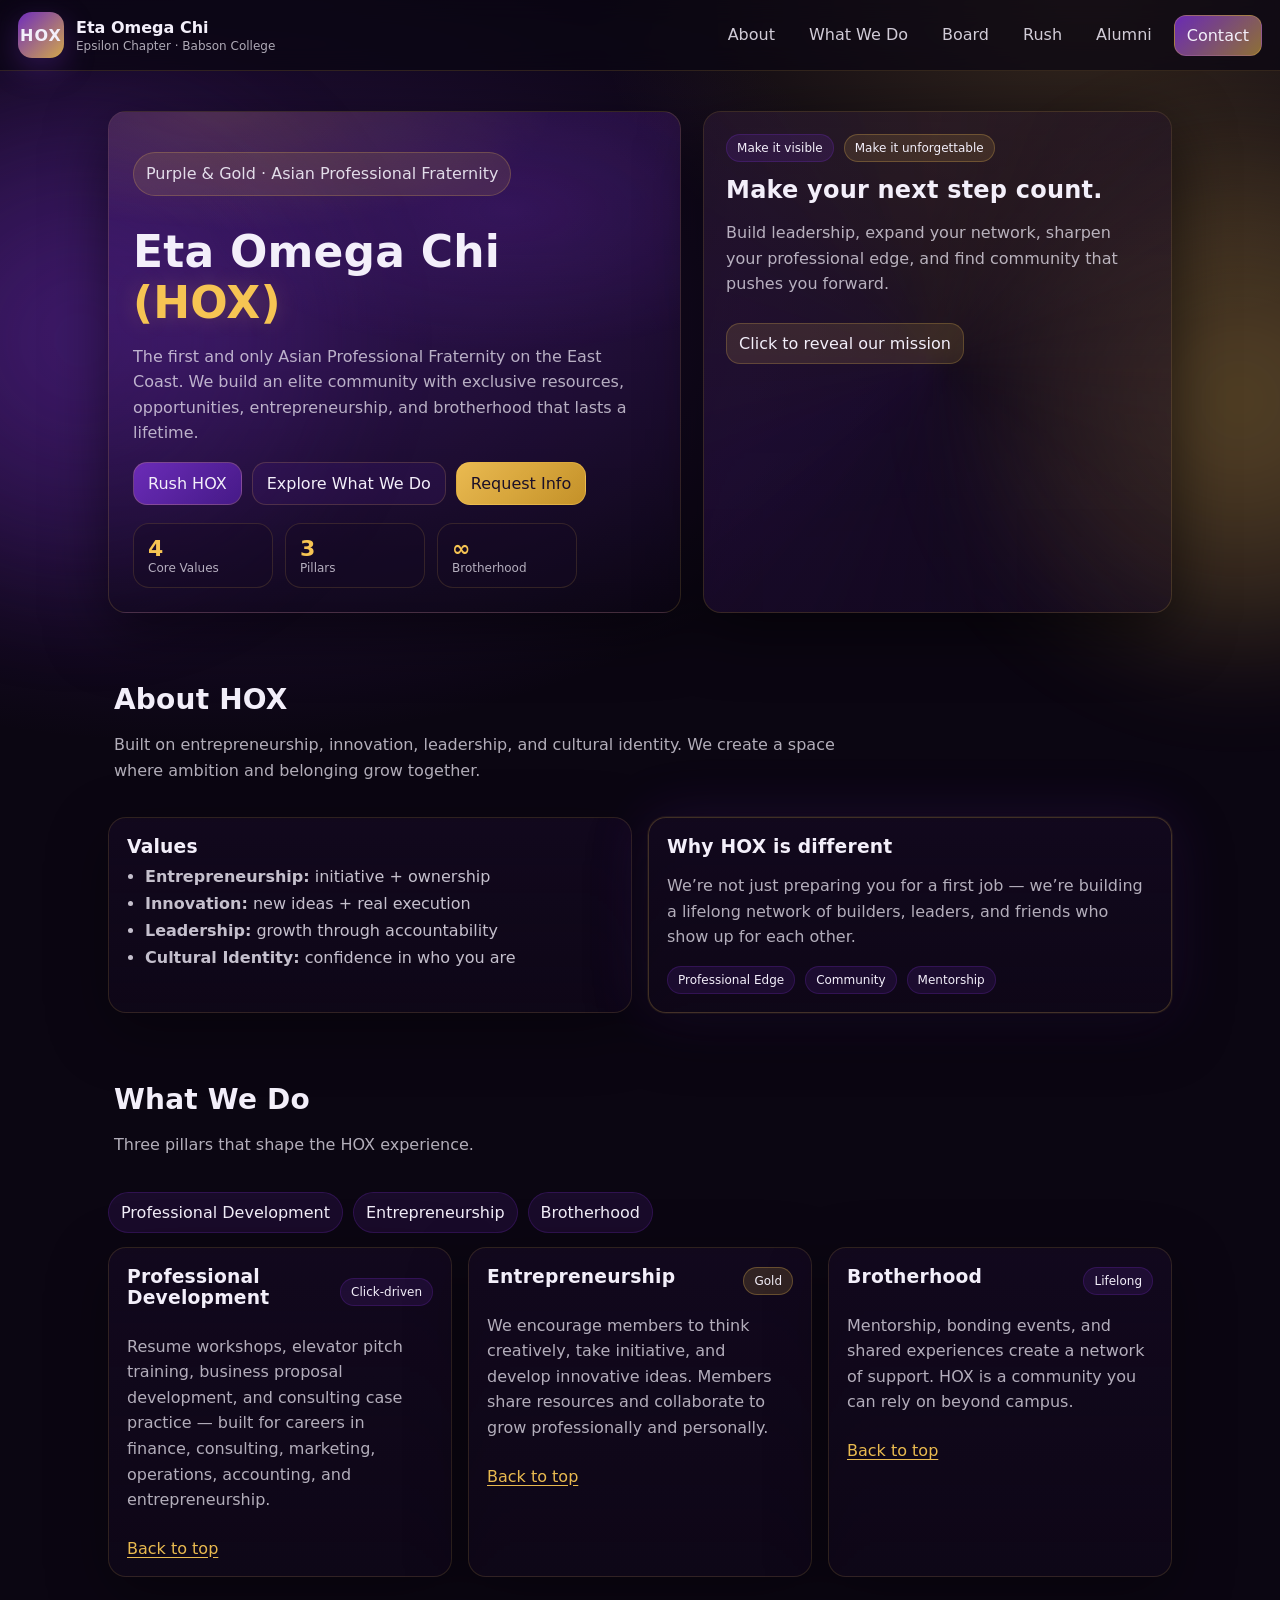
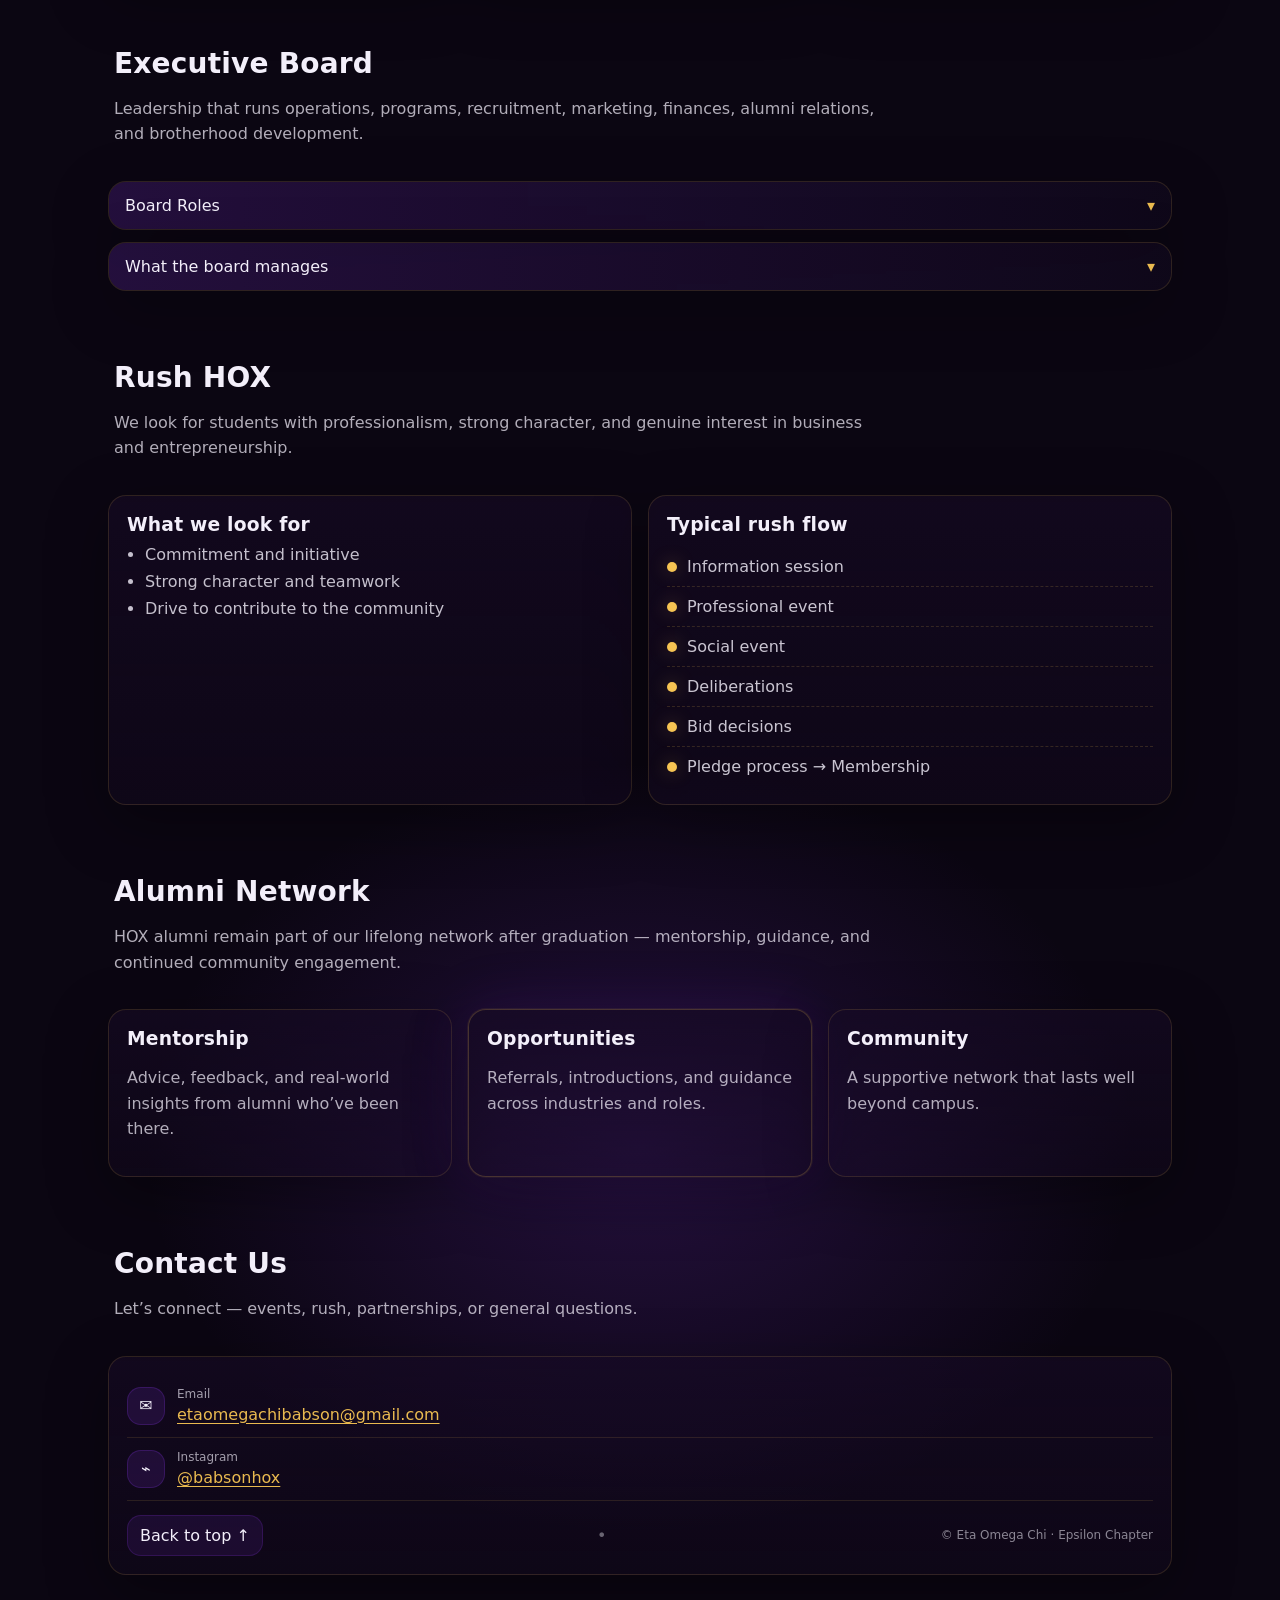
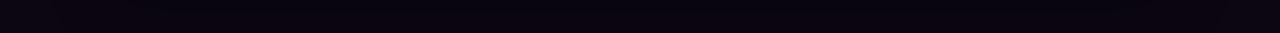
<file: index.html>
<!DOCTYPE html>
<html lang="en">
<head>
  <meta charset="UTF-8" />
  <meta name="viewport" content="width=device-width, initial-scale=1.0"/>
  <title>Eta Omega Chi - Epsilon Chapter</title>
    <!-- favicon -->
    <link rel="icon" href="images/favicon.svg" type="image/svg+xml">
  <link rel="stylesheet" href="styles.css" />
  <meta name="viewport" content="width=device-width, initial-scale=1.0">


</head>

<body id="top">
  <!-- Top glow background -->
  <div class="bg-orb orb-1" aria-hidden="true"></div>
  <div class="bg-orb orb-2" aria-hidden="true"></div>

  <!-- Sticky Navigation -->
  <header class="site-header">
    <a class="brand" href="#top" aria-label="Go to top">
      <span class="crest" aria-hidden="true">HOX</span>
      <span class="brand-text">
        <span class="brand-title">Eta Omega Chi</span>
        <span class="brand-sub">Epsilon Chapter · Babson College</span>
      </span>
    </a>

    <nav class="nav">
      <a href="#about">About</a>
      <a href="#what">What We Do</a>
      <a href="#board">Board</a>
      <a href="#rush">Rush</a>
      <a href="#alumni">Alumni</a>
      <a class="cta" href="#contact">Contact</a>
    </nav>
  </header>

  <!-- HERO -->
  <main>
    <section class="hero">
      <div class="hero-inner">
        <p class="pill">Purple & Gold · Asian Professional Fraternity</p>
        <h1>
          Eta Omega Chi <span class="accent">(HOX)</span>
        </h1>
        <p class="hero-lead">
          The first and only Asian Professional Fraternity on the East Coast.
          We build an elite community with exclusive resources, opportunities,
          entrepreneurship, and brotherhood that lasts a lifetime.
        </p>

        <div class="hero-actions">
          <a class="btn primary" href="#rush">Rush HOX</a>
          <a class="btn ghost" href="#what">Explore What We Do</a>
          <a class="btn gold" href="#modal">Request Info</a>
        </div>

        <!-- Stats -->
        <div class="stats">
          <div class="stat">
            <div class="stat-num">4</div>
            <div class="stat-label">Core Values</div>
          </div>
          <div class="stat">
            <div class="stat-num">3</div>
            <div class="stat-label">Pillars</div>
          </div>
          <div class="stat">
            <div class="stat-num">∞</div>
            <div class="stat-label">Brotherhood</div>
          </div>
        </div>
      </div>

      <div class="hero-card">
        <div class="hero-card-top">
          <span class="tag">Make it visible</span>
          <span class="tag goldtag">Make it unforgettable</span>
        </div>
        <h2>Make your next step count.</h2>
        <p>
          Build leadership, expand your network, sharpen your professional edge,
          and find community that pushes you forward.
        </p>

        <!-- CSS-only "reveal" using checkbox -->
        <input class="toggle" type="checkbox" id="reveal" />
        <label class="reveal-btn" for="reveal">Click to reveal our mission</label>
        <div class="reveal-panel" role="region" aria-label="Mission reveal">
          <p>
            Our mission is to encourage active leadership among peers, provide valuable
            professional development opportunities, and serve the community with a higher
            standard of social and cultural value.
          </p>
        </div>
      </div>
    </section>

    <!-- ABOUT -->
    <section class="section" id="about">
      <div class="section-head">
        <h2>About HOX</h2>
        <p>
          Built on entrepreneurship, innovation, leadership, and cultural identity.
          We create a space where ambition and belonging grow together.
        </p>
      </div>

      <div class="grid-2">
        <article class="card">
          <h3>Values</h3>
          <ul class="bullets">
            <li><strong>Entrepreneurship:</strong> initiative + ownership</li>
            <li><strong>Innovation:</strong> new ideas + real execution</li>
            <li><strong>Leadership:</strong> growth through accountability</li>
            <li><strong>Cultural Identity:</strong> confidence in who you are</li>
          </ul>
        </article>

        <article class="card glow">
          <h3>Why HOX is different</h3>
          <p>
            We’re not just preparing you for a first job — we’re building a lifelong network
            of builders, leaders, and friends who show up for each other.
          </p>
          <div class="mini-row">
            <span class="mini">Professional Edge</span>
            <span class="mini">Community</span>
            <span class="mini">Mentorship</span>
          </div>
        </article>
      </div>
    </section>

    <!-- WHAT WE DO -->
    <section class="section" id="what">
      <div class="section-head">
        <h2>What We Do</h2>
        <p>Three pillars that shape the HOX experience.</p>
      </div>

      <!-- Clickable cards via :target -->
      <div class="pill-nav" aria-label="Pillars navigation">
        <a href="#pd">Professional Development</a>
        <a href="#ent">Entrepreneurship</a>
        <a href="#bro">Brotherhood</a>
      </div>

      <div class="pillars">
        <article class="pillar-card" id="pd">
          <div class="pillar-top">
            <h3>Professional Development</h3>
            <span class="badge">Click-driven</span>
          </div>
          <p>
            Resume workshops, elevator pitch training, business proposal development,
            and consulting case practice — built for careers in finance, consulting,
            marketing, operations, accounting, and entrepreneurship.
          </p>
          <a class="link" href="#what">Back to top</a>
        </article>

        <article class="pillar-card" id="ent">
          <div class="pillar-top">
            <h3>Entrepreneurship</h3>
            <span class="badge gold">Gold</span>
          </div>
          <p>
            We encourage members to think creatively, take initiative, and develop
            innovative ideas. Members share resources and collaborate to grow professionally
            and personally.
          </p>
          <a class="link" href="#what">Back to top</a>
        </article>

        <article class="pillar-card" id="bro">
          <div class="pillar-top">
            <h3>Brotherhood</h3>
            <span class="badge">Lifelong</span>
          </div>
          <p>
            Mentorship, bonding events, and shared experiences create a network of support.
            HOX is a community you can rely on beyond campus.
          </p>
          <a class="link" href="#what">Back to top</a>
        </article>
      </div>
    </section>

    <!-- EXEC BOARD -->
    <section class="section" id="board">
      <div class="section-head">
        <h2>Executive Board</h2>
        <p>
          Leadership that runs operations, programs, recruitment, marketing, finances,
          alumni relations, and brotherhood development.
        </p>
      </div>

      <!-- CSS-only accordion -->
      <div class="accordion">
        <div class="acc-item">
          <input class="acc-toggle" type="checkbox" id="acc1">
          <label class="acc-title" for="acc1">
            Board Roles <span class="chev" aria-hidden="true">▾</span>
          </label>
          <div class="acc-panel">
            <ul class="bullets">
              <li>President</li>
              <li>Senior Vice President</li>
              <li>Chancellor</li>
              <li>Executive External Director (PR)</li>
              <li>Executive Administrative Director</li>
              <li>Executive Technology Director (Webmaster)</li>
              <li>Executive Professional Director (Alumni Relations)</li>
              <li>Executive Internal Director</li>
              <li>Executive Pledge Education Director</li>
            </ul>
          </div>
        </div>

        <div class="acc-item">
          <input class="acc-toggle" type="checkbox" id="acc2">
          <label class="acc-title" for="acc2">
            What the board manages <span class="chev" aria-hidden="true">▾</span>
          </label>
          <div class="acc-panel">
            <p>
              The board oversees day-to-day operations, professional programming,
              recruitment, marketing, finances, alumni engagement, and community-building.
            </p>
          </div>
        </div>
      </div>
    </section>

    <!-- RUSH -->
    <section class="section" id="rush">
      <div class="section-head">
        <h2>Rush HOX</h2>
        <p>
          We look for students with professionalism, strong character, and genuine interest
          in business and entrepreneurship.
        </p>
      </div>

      <div class="grid-2">
        <article class="card">
          <h3>What we look for</h3>
          <ul class="bullets">
            <li>Commitment and initiative</li>
            <li>Strong character and teamwork</li>
            <li>Drive to contribute to the community</li>
          </ul>
        </article>

        <article class="card timeline">
          <h3>Typical rush flow</h3>
          <ol class="steps">
            <li><span class="dot"></span> Information session</li>
            <li><span class="dot"></span> Professional event</li>
            <li><span class="dot"></span> Social event</li>
            <li><span class="dot"></span> Deliberations</li>
            <li><span class="dot"></span> Bid decisions</li>
            <li><span class="dot"></span> Pledge process → Membership</li>
          </ol>
        </article>
      </div>

      
    </section>

    <!-- ALUMNI -->
    <section class="section" id="alumni">
      <div class="section-head">
        <h2>Alumni Network</h2>
        <p>
          HOX alumni remain part of our lifelong network after graduation — mentorship,
          guidance, and continued community engagement.
        </p>
      </div>

      <div class="grid-3">
        <article class="card hoverlift">
          <h3>Mentorship</h3>
          <p>Advice, feedback, and real-world insights from alumni who’ve been there.</p>
        </article>
        <article class="card hoverlift glow">
          <h3>Opportunities</h3>
          <p>Referrals, introductions, and guidance across industries and roles.</p>
        </article>
        <article class="card hoverlift">
          <h3>Community</h3>
          <p>A supportive network that lasts well beyond campus.</p>
        </article>
      </div>
    </section>

    <!-- CONTACT -->
    <section class="section" id="contact">
      <div class="section-head">
        <h2>Contact Us</h2>
        <p>Let’s connect — events, rush, partnerships, or general questions.</p>
      </div>

      <div class="contact-card">
        <div class="contact-row">
          <span class="icon" aria-hidden="true">✉</span>
          <div>
            <div class="label">Email</div>
            <a class="contact-link" href="mailto:etaomegachibabson@gmail.com">etaomegachibabson@gmail.com</a>
          </div>
        </div>

        <div class="contact-row">
          <span class="icon" aria-hidden="true">⌁</span>
          <div>
            <div class="label">Instagram</div>
            <a class="contact-link" href="https://www.instagram.com/babsonhox/" target="_blank" rel="noreferrer">
              @babsonhox
            </a>
          </div>
        </div>

        <div class="footer-mini">
          <a class="backtop" href="#top">Back to top ↑</a>
          <span class="sep">•</span>
          <span class="fine">© Eta Omega Chi · Epsilon Chapter</span>
        </div>
      </div>
    </section>
  </main>

  <!-- CSS-only MODAL (no JS) using :target -->
  <section class="modal" id="modal" aria-label="Request info modal">
    <div class="modal-box" role="dialog" aria-modal="true">
      <div class="modal-head">
        <h2>Request Information</h2>
        <a class="modal-close" href="#top" aria-label="Close modal">✕</a>
      </div>
      <p class="modal-text">
        Want rush updates or event info? Email us or DM us on Instagram — we’ll get back fast.
      </p>

      <div class="modal-actions">
        <a class="btn primary" href="mailto:etaomegachibabson@gmail.com">Email HOX</a>
        <a class="btn gold" href="https://www.instagram.com/babsonhox/" target="_blank" rel="noreferrer">DM Instagram</a>
        <a class="btn ghost" href="#top">Close</a>
      </div>

      <p class="modal-fine">
        (This popup is pure HTML+CSS using <code>:target</code> — no JavaScript.)
      </p>
    </div>
  </section>

</body>
</html>
</file>
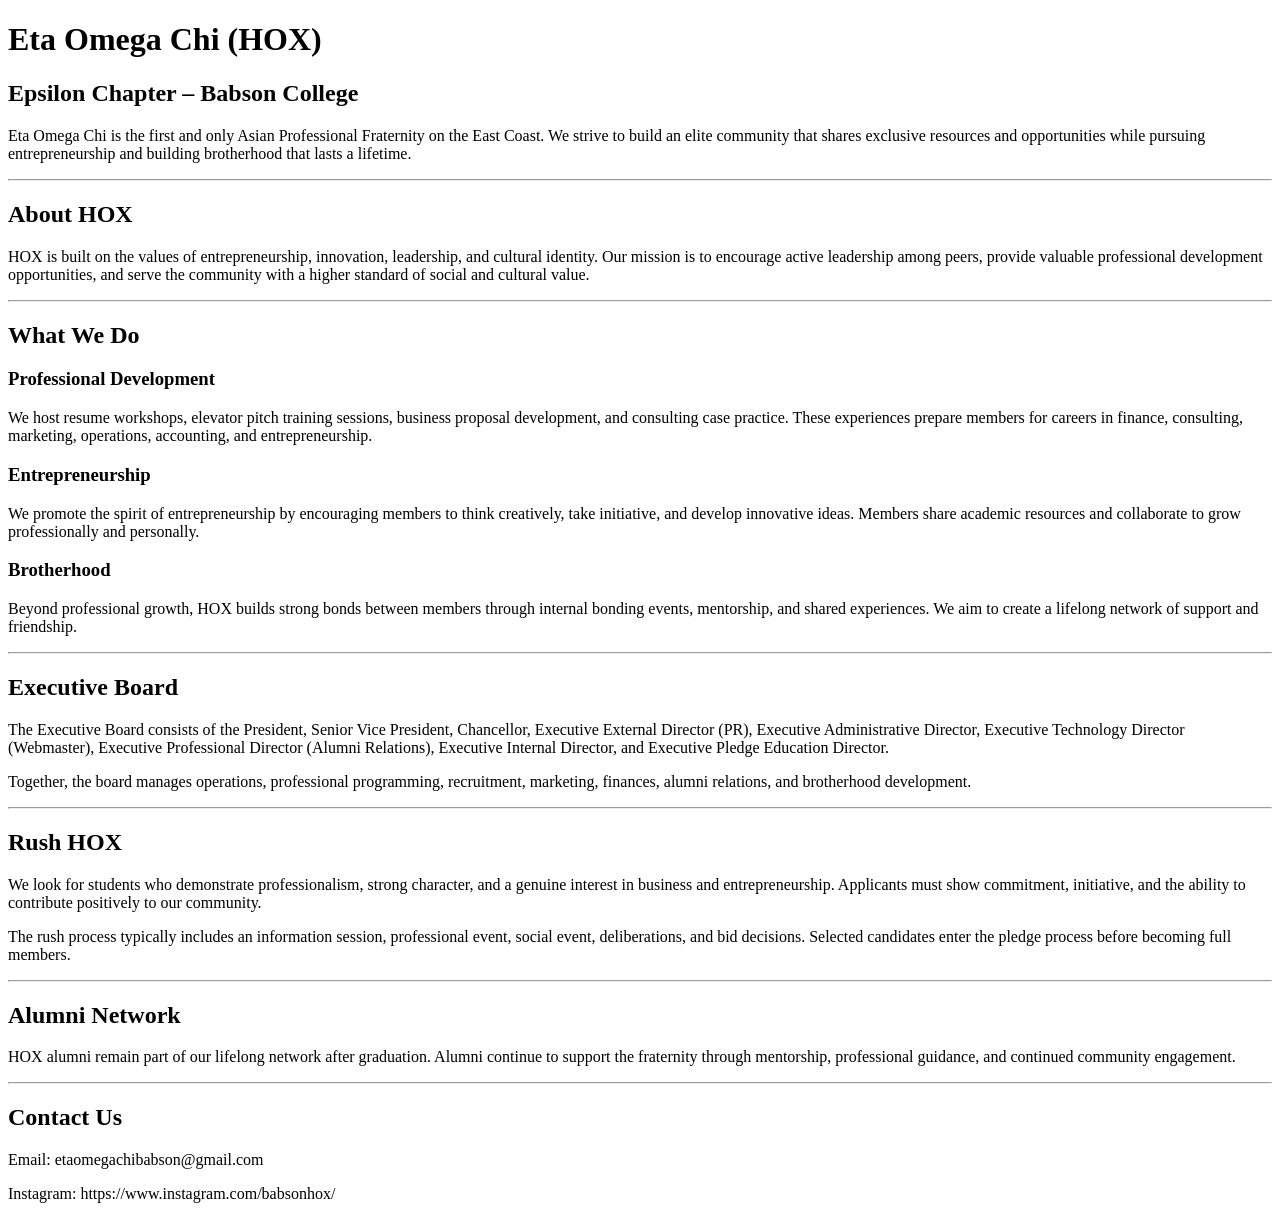
<file: HOX website.html>
<!DOCTYPE html>
<html lang="en">
<head>
    <meta charset="UTF-8">
    <title>Eta Omega Chi - Epsilon Chapter</title>
</head>
<body>

    <h1>Eta Omega Chi (HOX)</h1>
    <h2>Epsilon Chapter – Babson College</h2>

    <p>
        Eta Omega Chi is the first and only Asian Professional Fraternity on the East Coast. 
        We strive to build an elite community that shares exclusive resources and opportunities 
        while pursuing entrepreneurship and building brotherhood that lasts a lifetime.
    </p>

    <hr>

    <h2>About HOX</h2>

    <p>
        HOX is built on the values of entrepreneurship, innovation, leadership, and cultural identity. 
        Our mission is to encourage active leadership among peers, provide valuable professional 
        development opportunities, and serve the community with a higher standard of social and cultural value.
    </p>

    <hr>

    <h2>What We Do</h2>

    <h3>Professional Development</h3>
    <p>
        We host resume workshops, elevator pitch training sessions, business proposal development,
        and consulting case practice. These experiences prepare members for careers in finance,
        consulting, marketing, operations, accounting, and entrepreneurship.
    </p>

    <h3>Entrepreneurship</h3>
    <p>
        We promote the spirit of entrepreneurship by encouraging members to think creatively,
        take initiative, and develop innovative ideas. Members share academic resources and
        collaborate to grow professionally and personally.
    </p>

    <h3>Brotherhood</h3>
    <p>
        Beyond professional growth, HOX builds strong bonds between members through internal
        bonding events, mentorship, and shared experiences. We aim to create a lifelong network
        of support and friendship.
    </p>

    <hr>

    <h2>Executive Board</h2>

    <p>
        The Executive Board consists of the President, Senior Vice President, Chancellor,
        Executive External Director (PR), Executive Administrative Director,
        Executive Technology Director (Webmaster), Executive Professional Director (Alumni Relations),
        Executive Internal Director, and Executive Pledge Education Director.
    </p>

    <p>
        Together, the board manages operations, professional programming, recruitment,
        marketing, finances, alumni relations, and brotherhood development.
    </p>

    <hr>

    <h2>Rush HOX</h2>

    <p>
        We look for students who demonstrate professionalism, strong character, and a genuine
        interest in business and entrepreneurship. Applicants must show commitment,
        initiative, and the ability to contribute positively to our community.
    </p>

    <p>
        The rush process typically includes an information session, professional event,
        social event, deliberations, and bid decisions. Selected candidates enter the
        pledge process before becoming full members.
    </p>

    <hr>

    <h2>Alumni Network</h2>

    <p>
        HOX alumni remain part of our lifelong network after graduation. Alumni continue
        to support the fraternity through mentorship, professional guidance, and
        continued community engagement.
    </p>

    <hr>

    <h2>Contact Us</h2>

    <p>
        Email: etaomegachibabson@gmail.com
    </p>

    <p>
        Instagram: https://www.instagram.com/babsonhox/
    </p>

</body>
</html>
</file>
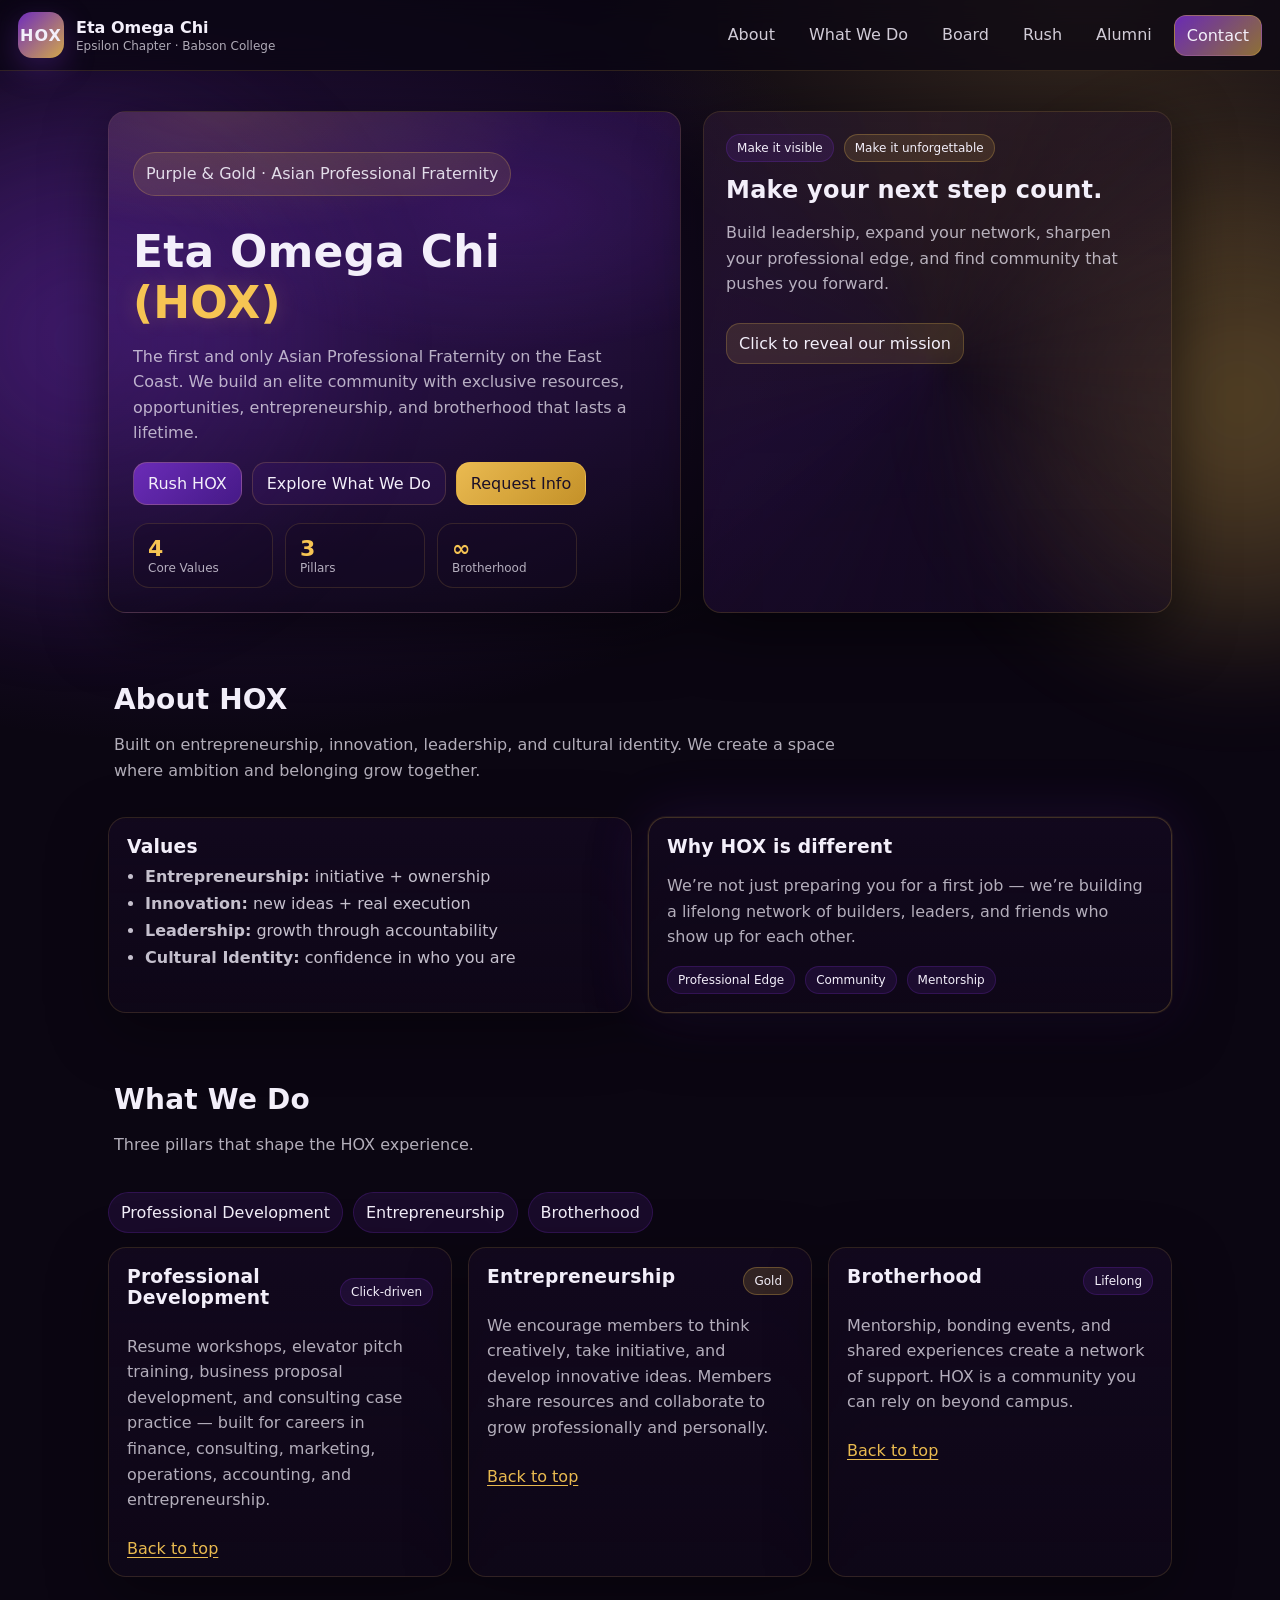
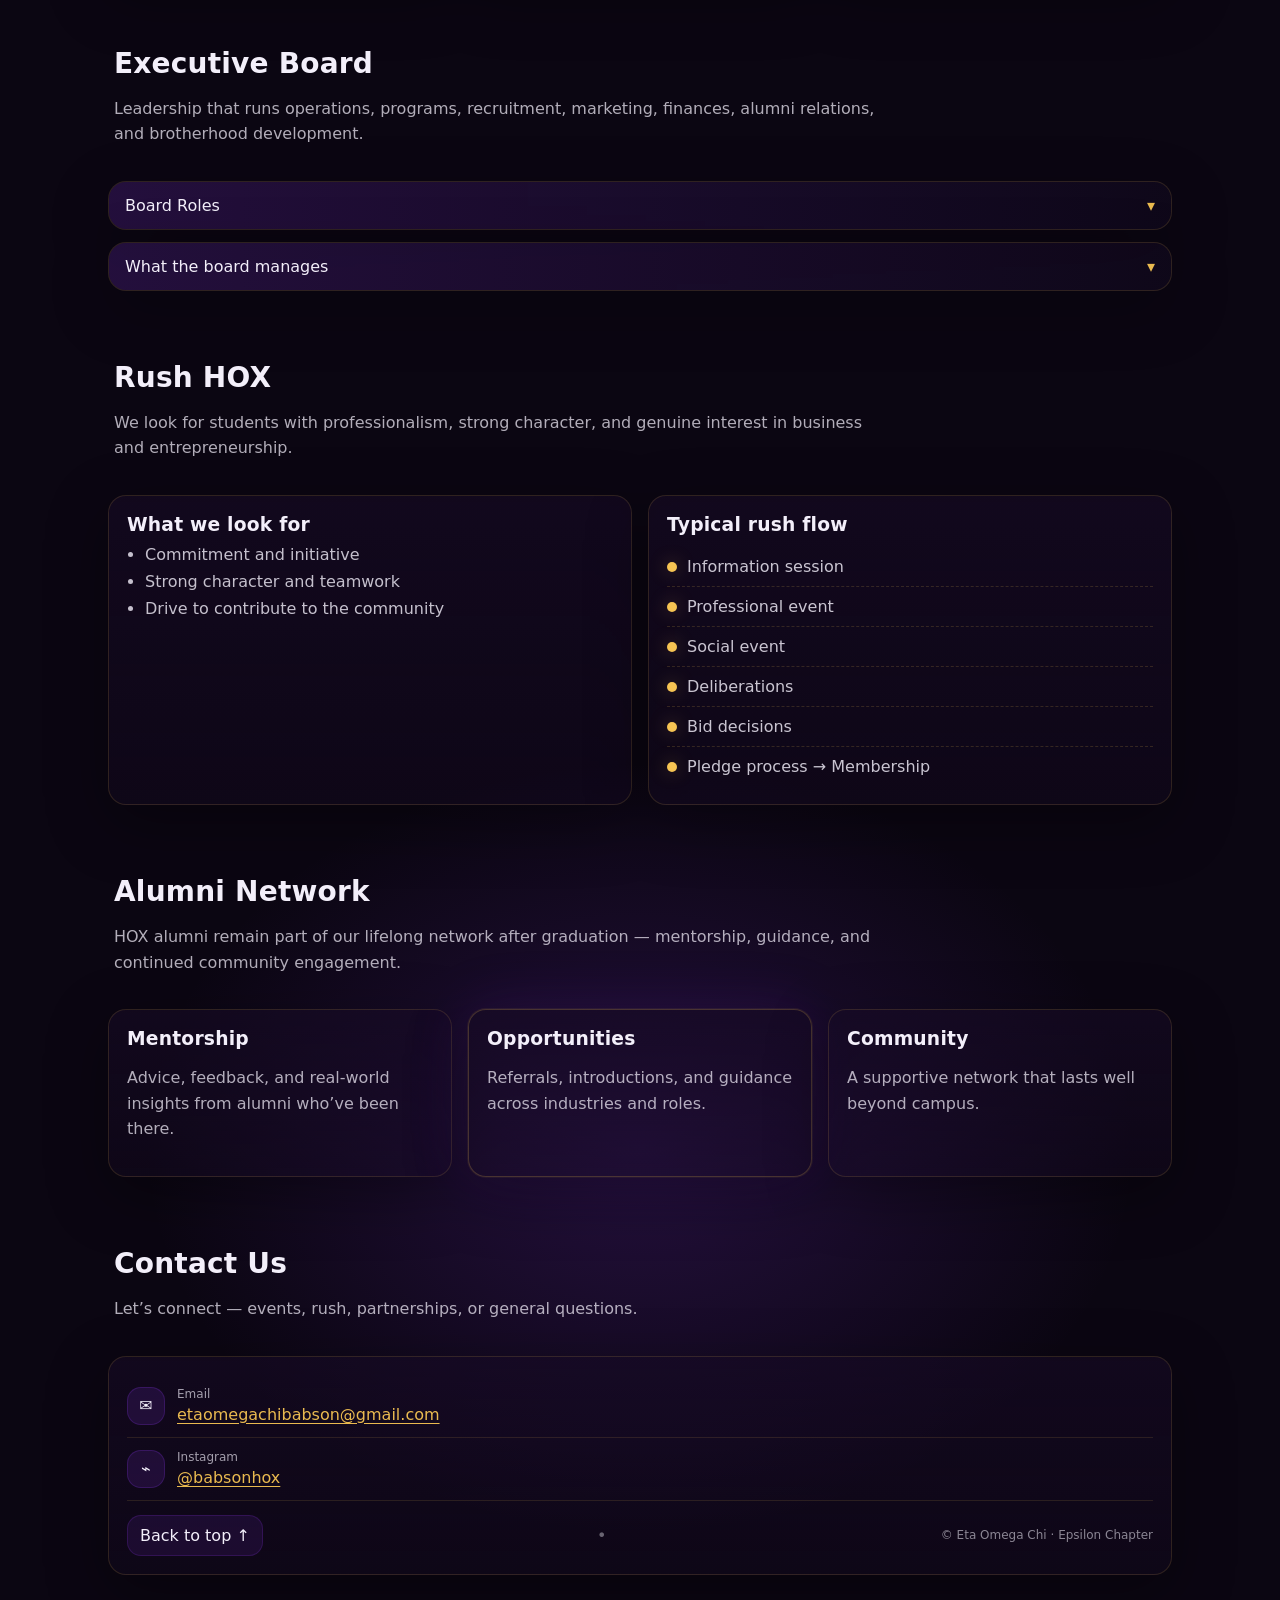
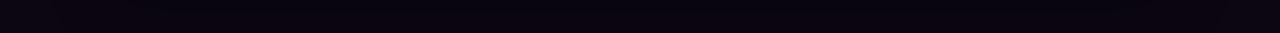
<file: hoxwebiste.html>
<!DOCTYPE html>
<html lang="en">
<head>
  <meta charset="UTF-8" />
  <meta name="viewport" content="width=device-width, initial-scale=1.0"/>
  <title>Eta Omega Chi - Epsilon Chapter</title>
  <link rel="stylesheet" href="styles.css" />
</head>

<body id="top">
  <!-- Top glow background -->
  <div class="bg-orb orb-1" aria-hidden="true"></div>
  <div class="bg-orb orb-2" aria-hidden="true"></div>

  <!-- Sticky Navigation -->
  <header class="site-header">
    <a class="brand" href="#top" aria-label="Go to top">
      <span class="crest" aria-hidden="true">HOX</span>
      <span class="brand-text">
        <span class="brand-title">Eta Omega Chi</span>
        <span class="brand-sub">Epsilon Chapter · Babson College</span>
      </span>
    </a>

    <nav class="nav">
      <a href="#about">About</a>
      <a href="#what">What We Do</a>
      <a href="#board">Board</a>
      <a href="#rush">Rush</a>
      <a href="#alumni">Alumni</a>
      <a class="cta" href="#contact">Contact</a>
    </nav>
  </header>

  <!-- HERO -->
  <main>
    <section class="hero">
      <div class="hero-inner">
        <p class="pill">Purple & Gold · Asian Professional Fraternity</p>
        <h1>
          Eta Omega Chi <span class="accent">(HOX)</span>
        </h1>
        <p class="hero-lead">
          The first and only Asian Professional Fraternity on the East Coast.
          We build an elite community with exclusive resources, opportunities,
          entrepreneurship, and brotherhood that lasts a lifetime.
        </p>

        <div class="hero-actions">
          <a class="btn primary" href="#rush">Rush HOX</a>
          <a class="btn ghost" href="#what">Explore What We Do</a>
          <a class="btn gold" href="#modal">Request Info</a>
        </div>

        <!-- Stats -->
        <div class="stats">
          <div class="stat">
            <div class="stat-num">4</div>
            <div class="stat-label">Core Values</div>
          </div>
          <div class="stat">
            <div class="stat-num">3</div>
            <div class="stat-label">Pillars</div>
          </div>
          <div class="stat">
            <div class="stat-num">∞</div>
            <div class="stat-label">Brotherhood</div>
          </div>
        </div>
      </div>

      <div class="hero-card">
        <div class="hero-card-top">
          <span class="tag">Make it visible</span>
          <span class="tag goldtag">Make it unforgettable</span>
        </div>
        <h2>Make your next step count.</h2>
        <p>
          Build leadership, expand your network, sharpen your professional edge,
          and find community that pushes you forward.
        </p>

        <!-- CSS-only "reveal" using checkbox -->
        <input class="toggle" type="checkbox" id="reveal" />
        <label class="reveal-btn" for="reveal">Click to reveal our mission</label>
        <div class="reveal-panel" role="region" aria-label="Mission reveal">
          <p>
            Our mission is to encourage active leadership among peers, provide valuable
            professional development opportunities, and serve the community with a higher
            standard of social and cultural value.
          </p>
        </div>
      </div>
    </section>

    <!-- ABOUT -->
    <section class="section" id="about">
      <div class="section-head">
        <h2>About HOX</h2>
        <p>
          Built on entrepreneurship, innovation, leadership, and cultural identity.
          We create a space where ambition and belonging grow together.
        </p>
      </div>

      <div class="grid-2">
        <article class="card">
          <h3>Values</h3>
          <ul class="bullets">
            <li><strong>Entrepreneurship:</strong> initiative + ownership</li>
            <li><strong>Innovation:</strong> new ideas + real execution</li>
            <li><strong>Leadership:</strong> growth through accountability</li>
            <li><strong>Cultural Identity:</strong> confidence in who you are</li>
          </ul>
        </article>

        <article class="card glow">
          <h3>Why HOX is different</h3>
          <p>
            We’re not just preparing you for a first job — we’re building a lifelong network
            of builders, leaders, and friends who show up for each other.
          </p>
          <div class="mini-row">
            <span class="mini">Professional Edge</span>
            <span class="mini">Community</span>
            <span class="mini">Mentorship</span>
          </div>
        </article>
      </div>
    </section>

    <!-- WHAT WE DO -->
    <section class="section" id="what">
      <div class="section-head">
        <h2>What We Do</h2>
        <p>Three pillars that shape the HOX experience.</p>
      </div>

      <!-- Clickable cards via :target -->
      <div class="pill-nav" aria-label="Pillars navigation">
        <a href="#pd">Professional Development</a>
        <a href="#ent">Entrepreneurship</a>
        <a href="#bro">Brotherhood</a>
      </div>

      <div class="pillars">
        <article class="pillar-card" id="pd">
          <div class="pillar-top">
            <h3>Professional Development</h3>
            <span class="badge">Click-driven</span>
          </div>
          <p>
            Resume workshops, elevator pitch training, business proposal development,
            and consulting case practice — built for careers in finance, consulting,
            marketing, operations, accounting, and entrepreneurship.
          </p>
          <a class="link" href="#what">Back to top</a>
        </article>

        <article class="pillar-card" id="ent">
          <div class="pillar-top">
            <h3>Entrepreneurship</h3>
            <span class="badge gold">Gold</span>
          </div>
          <p>
            We encourage members to think creatively, take initiative, and develop
            innovative ideas. Members share resources and collaborate to grow professionally
            and personally.
          </p>
          <a class="link" href="#what">Back to top</a>
        </article>

        <article class="pillar-card" id="bro">
          <div class="pillar-top">
            <h3>Brotherhood</h3>
            <span class="badge">Lifelong</span>
          </div>
          <p>
            Mentorship, bonding events, and shared experiences create a network of support.
            HOX is a community you can rely on beyond campus.
          </p>
          <a class="link" href="#what">Back to top</a>
        </article>
      </div>
    </section>

    <!-- EXEC BOARD -->
    <section class="section" id="board">
      <div class="section-head">
        <h2>Executive Board</h2>
        <p>
          Leadership that runs operations, programs, recruitment, marketing, finances,
          alumni relations, and brotherhood development.
        </p>
      </div>

      <!-- CSS-only accordion -->
      <div class="accordion">
        <div class="acc-item">
          <input class="acc-toggle" type="checkbox" id="acc1">
          <label class="acc-title" for="acc1">
            Board Roles <span class="chev" aria-hidden="true">▾</span>
          </label>
          <div class="acc-panel">
            <ul class="bullets">
              <li>President</li>
              <li>Senior Vice President</li>
              <li>Chancellor</li>
              <li>Executive External Director (PR)</li>
              <li>Executive Administrative Director</li>
              <li>Executive Technology Director (Webmaster)</li>
              <li>Executive Professional Director (Alumni Relations)</li>
              <li>Executive Internal Director</li>
              <li>Executive Pledge Education Director</li>
            </ul>
          </div>
        </div>

        <div class="acc-item">
          <input class="acc-toggle" type="checkbox" id="acc2">
          <label class="acc-title" for="acc2">
            What the board manages <span class="chev" aria-hidden="true">▾</span>
          </label>
          <div class="acc-panel">
            <p>
              The board oversees day-to-day operations, professional programming,
              recruitment, marketing, finances, alumni engagement, and community-building.
            </p>
          </div>
        </div>
      </div>
    </section>

    <!-- RUSH -->
    <section class="section" id="rush">
      <div class="section-head">
        <h2>Rush HOX</h2>
        <p>
          We look for students with professionalism, strong character, and genuine interest
          in business and entrepreneurship.
        </p>
      </div>

      <div class="grid-2">
        <article class="card">
          <h3>What we look for</h3>
          <ul class="bullets">
            <li>Commitment and initiative</li>
            <li>Strong character and teamwork</li>
            <li>Drive to contribute to the community</li>
          </ul>
        </article>

        <article class="card timeline">
          <h3>Typical rush flow</h3>
          <ol class="steps">
            <li><span class="dot"></span> Information session</li>
            <li><span class="dot"></span> Professional event</li>
            <li><span class="dot"></span> Social event</li>
            <li><span class="dot"></span> Deliberations</li>
            <li><span class="dot"></span> Bid decisions</li>
            <li><span class="dot"></span> Pledge process → Membership</li>
          </ol>
        </article>
      </div>

      
    </section>

    <!-- ALUMNI -->
    <section class="section" id="alumni">
      <div class="section-head">
        <h2>Alumni Network</h2>
        <p>
          HOX alumni remain part of our lifelong network after graduation — mentorship,
          guidance, and continued community engagement.
        </p>
      </div>

      <div class="grid-3">
        <article class="card hoverlift">
          <h3>Mentorship</h3>
          <p>Advice, feedback, and real-world insights from alumni who’ve been there.</p>
        </article>
        <article class="card hoverlift glow">
          <h3>Opportunities</h3>
          <p>Referrals, introductions, and guidance across industries and roles.</p>
        </article>
        <article class="card hoverlift">
          <h3>Community</h3>
          <p>A supportive network that lasts well beyond campus.</p>
        </article>
      </div>
    </section>

    <!-- CONTACT -->
    <section class="section" id="contact">
      <div class="section-head">
        <h2>Contact Us</h2>
        <p>Let’s connect — events, rush, partnerships, or general questions.</p>
      </div>

      <div class="contact-card">
        <div class="contact-row">
          <span class="icon" aria-hidden="true">✉</span>
          <div>
            <div class="label">Email</div>
            <a class="contact-link" href="mailto:etaomegachibabson@gmail.com">etaomegachibabson@gmail.com</a>
          </div>
        </div>

        <div class="contact-row">
          <span class="icon" aria-hidden="true">⌁</span>
          <div>
            <div class="label">Instagram</div>
            <a class="contact-link" href="https://www.instagram.com/babsonhox/" target="_blank" rel="noreferrer">
              @babsonhox
            </a>
          </div>
        </div>

        <div class="footer-mini">
          <a class="backtop" href="#top">Back to top ↑</a>
          <span class="sep">•</span>
          <span class="fine">© Eta Omega Chi · Epsilon Chapter</span>
        </div>
      </div>
    </section>
  </main>

  <!-- CSS-only MODAL (no JS) using :target -->
  <section class="modal" id="modal" aria-label="Request info modal">
    <div class="modal-box" role="dialog" aria-modal="true">
      <div class="modal-head">
        <h2>Request Information</h2>
        <a class="modal-close" href="#top" aria-label="Close modal">✕</a>
      </div>
      <p class="modal-text">
        Want rush updates or event info? Email us or DM us on Instagram — we’ll get back fast.
      </p>

      <div class="modal-actions">
        <a class="btn primary" href="mailto:etaomegachibabson@gmail.com">Email HOX</a>
        <a class="btn gold" href="https://www.instagram.com/babsonhox/" target="_blank" rel="noreferrer">DM Instagram</a>
        <a class="btn ghost" href="#top">Close</a>
      </div>

      <p class="modal-fine">
        (This popup is pure HTML+CSS using <code>:target</code> — no JavaScript.)
      </p>
    </div>
  </section>

</body>
</html>
</file>
<file: styles.css>
/* ---------- Base ---------- */
:root{
  --bg: #0b0612;
  --panel: rgba(22, 10, 36, 0.78);
  --panel2: rgba(32, 14, 52, 0.70);
  --text: #f3effa;
  --muted: rgba(243, 239, 250, 0.72);

  --purple: #6f2dbd;
  --purple2:#4c1d95;
  --gold: #f6c453;
  --gold2:#f0b429;

  --border: rgba(246,196,83,0.22);
  --shadow: 0 18px 60px rgba(0,0,0,0.55);
  --radius: 18px;
}

*{ box-sizing:border-box; }
html{ scroll-behavior:smooth; }
body{
  margin:0;
  font-family: ui-sans-serif, system-ui, -apple-system, Segoe UI, Roboto, Arial, sans-serif;
  color:var(--text);
  background:
    radial-gradient(1200px 700px at 15% 10%, rgba(111,45,189,0.35), transparent 60%),
    radial-gradient(900px 600px at 85% 0%, rgba(246,196,83,0.18), transparent 55%),
    radial-gradient(900px 700px at 50% 85%, rgba(111,45,189,0.25), transparent 55%),
    var(--bg);
  overflow-x:hidden;
}

a{ color:inherit; text-decoration:none; }
p{ color:var(--muted); line-height:1.6; }
h1,h2,h3{ margin:0 0 10px 0; letter-spacing:0.2px; }
main{ padding-bottom:40px; }

/* ---------- Floating Orbs ---------- */
.bg-orb{
  position:fixed;
  width:520px;
  height:520px;
  border-radius:50%;
  filter: blur(55px);
  opacity:0.35;
  z-index:-1;
  animation: floaty 10s ease-in-out infinite;
}
.orb-1{ left:-180px; top:80px; background: radial-gradient(circle, rgba(111,45,189,1), rgba(111,45,189,0)); }
.orb-2{ right:-220px; top:140px; background: radial-gradient(circle, rgba(246,196,83,1), rgba(246,196,83,0)); animation-duration: 12s; }

@keyframes floaty{
  0%,100%{ transform: translateY(0) translateX(0) scale(1); }
  50%{ transform: translateY(-18px) translateX(12px) scale(1.04); }
}

/* ---------- Header / Nav ---------- */
.site-header{
  position:sticky;
  top:0;
  z-index:50;
  display:flex;
  align-items:center;
  justify-content:space-between;
  gap:18px;
  padding:12px 18px;
  background: rgba(10, 6, 18, 0.72);
  backdrop-filter: blur(12px);
  border-bottom:1px solid rgba(246,196,83,0.15);
}

.brand{
  display:flex;
  align-items:center;
  gap:12px;
  min-width: 260px;
}
.crest{
  display:grid;
  place-items:center;
  width:46px;
  height:46px;
  border-radius:14px;
  background: linear-gradient(135deg, rgba(111,45,189,1), rgba(246,196,83,0.85));
  box-shadow: 0 10px 30px rgba(111,45,189,0.35);
  font-weight:900;
  letter-spacing:1px;
}
.brand-title{ display:block; font-weight:800; }
.brand-sub{ display:block; font-size:12px; color:rgba(243,239,250,0.7); margin-top:2px; }

.nav{
  display:flex;
  gap:10px;
  flex-wrap:wrap;
  justify-content:flex-end;
}
.nav a{
  padding:10px 12px;
  border-radius:12px;
  color:rgba(243,239,250,0.85);
  transition: transform .2s ease, background .2s ease, box-shadow .2s ease, color .2s ease;
}
.nav a:hover{
  background: rgba(111,45,189,0.18);
  color:var(--text);
  transform: translateY(-1px);
  box-shadow: 0 10px 30px rgba(111,45,189,0.18);
}
.nav .cta{
  background: linear-gradient(135deg, rgba(111,45,189,0.95), rgba(246,196,83,0.55));
  border:1px solid rgba(246,196,83,0.25);
  color:var(--text);
}

/* ---------- Hero ---------- */
.hero{
  display:grid;
  grid-template-columns: 1.1fr 0.9fr;
  gap:22px;
  align-items:stretch;
  max-width: 1100px;
  margin: 22px auto 0;
  padding: 18px;
}
.hero-inner{
  padding: 24px;
  border-radius: var(--radius);
  background: linear-gradient(180deg, rgba(111,45,189,0.20), rgba(10,6,18,0.30));
  border:1px solid rgba(246,196,83,0.16);
  box-shadow: var(--shadow);
  position:relative;
  overflow:hidden;
}
.hero-inner::before{
  content:"";
  position:absolute;
  inset:-2px;
  background: radial-gradient(600px 220px at 20% 0%, rgba(246,196,83,0.18), transparent 55%),
              radial-gradient(520px 240px at 70% 20%, rgba(111,45,189,0.22), transparent 60%);
  opacity:0.85;
  pointer-events:none;
}

.pill{
  display:inline-flex;
  gap:10px;
  align-items:center;
  padding:8px 12px;
  border-radius:999px;
  background: rgba(246,196,83,0.11);
  border:1px solid rgba(246,196,83,0.22);
  color: rgba(243,239,250,0.9);
  width:fit-content;
  position:relative;
  z-index:1;
}
.hero h1{
  font-size: 44px;
  margin-top: 14px;
  position:relative;
  z-index:1;
}
.accent{
  color: var(--gold);
  text-shadow: 0 0 22px rgba(246,196,83,0.22);
}
.hero-lead{
  font-size: 16px;
  max-width: 62ch;
  position:relative;
  z-index:1;
}

.hero-actions{
  display:flex;
  gap:10px;
  flex-wrap:wrap;
  margin-top: 16px;
  position:relative;
  z-index:1;
}

.btn{
  display:inline-flex;
  align-items:center;
  justify-content:center;
  padding:11px 14px;
  border-radius:14px;
  border:1px solid rgba(246,196,83,0.18);
  background: rgba(22, 10, 36, 0.35);
  color: var(--text);
  transition: transform .2s ease, box-shadow .2s ease, background .2s ease;
}
.btn:hover{ transform: translateY(-2px); box-shadow: 0 18px 50px rgba(0,0,0,0.35); }
.btn.primary{
  background: linear-gradient(135deg, rgba(111,45,189,0.95), rgba(76,29,149,0.85));
  border-color: rgba(246,196,83,0.22);
}
.btn.gold{
  background: linear-gradient(135deg, rgba(246,196,83,0.95), rgba(240,180,41,0.80));
  color:#1b1028;
  border-color: rgba(246,196,83,0.42);
}
.btn.ghost{
  background: rgba(111,45,189,0.12);
}

.stats{
  display:flex;
  gap:12px;
  margin-top:18px;
  position:relative;
  z-index:1;
  flex-wrap:wrap;
}
.stat{
  min-width: 140px;
  padding:12px 14px;
  border-radius:16px;
  background: rgba(22,10,36,0.42);
  border:1px solid rgba(246,196,83,0.14);
}
.stat-num{
  font-size:22px;
  font-weight:900;
  color: var(--gold);
}
.stat-label{
  font-size:12px;
  color: rgba(243,239,250,0.72);
}

/* Right hero card */
.hero-card{
  padding: 22px;
  border-radius: var(--radius);
  background: linear-gradient(180deg, rgba(22,10,36,0.65), rgba(22,10,36,0.35));
  border:1px solid rgba(246,196,83,0.16);
  box-shadow: var(--shadow);
  position:relative;
  overflow:hidden;
}
.hero-card::after{
  content:"";
  position:absolute;
  inset:-50px;
  background:
    conic-gradient(from 120deg, rgba(111,45,189,0.0), rgba(111,45,189,0.18), rgba(246,196,83,0.12), rgba(111,45,189,0.0));
  opacity:0.6;
  filter: blur(10px);
  animation: spin 9s linear infinite;
  pointer-events:none;
}
@keyframes spin{
  from{ transform: rotate(0deg); }
  to{ transform: rotate(360deg); }
}
.hero-card-top{
  display:flex;
  gap:10px;
  flex-wrap:wrap;
  position:relative;
  z-index:1;
}
.tag{
  font-size:12px;
  padding:6px 10px;
  border-radius:999px;
  background: rgba(111,45,189,0.16);
  border: 1px solid rgba(111,45,189,0.28);
}
.goldtag{
  background: rgba(246,196,83,0.12);
  border-color: rgba(246,196,83,0.25);
}
.hero-card h2{ margin-top: 14px; position:relative; z-index:1; }
.hero-card p{ position:relative; z-index:1; }

/* Reveal toggle */
.toggle{ position:absolute; opacity:0; pointer-events:none; }
.reveal-btn{
  display:inline-block;
  margin-top: 10px;
  padding:10px 12px;
  border-radius:14px;
  background: rgba(246,196,83,0.12);
  border:1px solid rgba(246,196,83,0.22);
  cursor:pointer;
  position:relative;
  z-index:1;
  transition: transform .2s ease, box-shadow .2s ease, background .2s ease;
}
.reveal-btn:hover{ transform: translateY(-2px); box-shadow: 0 18px 50px rgba(0,0,0,0.35); }
.reveal-panel{
  max-height:0;
  overflow:hidden;
  opacity:0;
  margin-top:10px;
  padding:0 2px;
  transition: max-height .35s ease, opacity .25s ease;
  position:relative;
  z-index:1;
}
.toggle:checked + .reveal-btn + .reveal-panel{
  max-height:220px;
  opacity:1;
}

/* ---------- Sections ---------- */
.section{
  max-width: 1100px;
  margin: 22px auto 0;
  padding: 18px;
}
.section-head{
  padding: 12px 6px 18px 6px;
}
.section-head h2{
  font-size:28px;
}
.section-head p{
  max-width: 75ch;
}

.grid-2{
  display:grid;
  grid-template-columns: 1fr 1fr;
  gap:16px;
}
.grid-3{
  display:grid;
  grid-template-columns: 1fr 1fr 1fr;
  gap:16px;
}

.card{
  padding: 18px;
  border-radius: var(--radius);
  background: linear-gradient(180deg, rgba(22,10,36,0.62), rgba(22,10,36,0.32));
  border: 1px solid rgba(246,196,83,0.14);
  box-shadow: 0 18px 60px rgba(0,0,0,0.35);
  position:relative;
  overflow:hidden;
}
.card.glow{
  border-color: rgba(246,196,83,0.22);
  box-shadow:
    0 18px 60px rgba(0,0,0,0.40),
    0 0 0 1px rgba(246,196,83,0.08),
    0 0 60px rgba(111,45,189,0.20);
}
.hoverlift{
  transition: transform .2s ease, box-shadow .2s ease;
}
.hoverlift:hover{
  transform: translateY(-4px);
  box-shadow: 0 26px 70px rgba(0,0,0,0.45);
}

.bullets{
  padding-left: 18px;
  margin: 10px 0 0 0;
}
.bullets li{ margin: 8px 0; color: rgba(243,239,250,0.80); }
.mini-row{ display:flex; gap:10px; flex-wrap:wrap; margin-top: 12px; }
.mini{
  font-size:12px;
  padding:6px 10px;
  border-radius:999px;
  background: rgba(111,45,189,0.14);
  border:1px solid rgba(111,45,189,0.26);
}

/* ---------- Pillar nav + :target highlights ---------- */
.pill-nav{
  display:flex;
  gap:10px;
  flex-wrap:wrap;
  margin: 0 0 14px 0;
}
.pill-nav a{
  padding:10px 12px;
  border-radius:999px;
  background: rgba(111,45,189,0.14);
  border:1px solid rgba(111,45,189,0.26);
  transition: transform .2s ease, background .2s ease, box-shadow .2s ease;
}
.pill-nav a:hover{
  transform: translateY(-2px);
  background: rgba(111,45,189,0.20);
  box-shadow: 0 18px 50px rgba(0,0,0,0.35);
}

.pillars{
  display:grid;
  grid-template-columns: 1fr 1fr 1fr;
  gap:16px;
}
.pillar-card{
  padding:18px;
  border-radius: var(--radius);
  background: linear-gradient(180deg, rgba(22,10,36,0.62), rgba(22,10,36,0.30));
  border:1px solid rgba(246,196,83,0.14);
  box-shadow: 0 18px 60px rgba(0,0,0,0.35);
  position:relative;
  transition: transform .2s ease, box-shadow .2s ease, border-color .2s ease;
}
.pillar-card:hover{
  transform: translateY(-3px);
  box-shadow: 0 26px 70px rgba(0,0,0,0.45);
}
.pillar-top{
  display:flex;
  align-items:center;
  justify-content:space-between;
  gap:10px;
}
.badge{
  font-size:12px;
  padding:6px 10px;
  border-radius:999px;
  background: rgba(111,45,189,0.14);
  border:1px solid rgba(111,45,189,0.26);
  white-space:nowrap;
}
.badge.gold{
  background: rgba(246,196,83,0.14);
  border-color: rgba(246,196,83,0.28);
}
.link{
  display:inline-block;
  margin-top: 10px;
  color: rgba(246,196,83,0.95);
  text-decoration: underline;
  text-underline-offset: 3px;
}

/* :target “clicked” section glow */
.pillar-card:target{
  outline: 2px solid rgba(246,196,83,0.55);
  box-shadow:
    0 26px 70px rgba(0,0,0,0.45),
    0 0 0 6px rgba(246,196,83,0.10),
    0 0 70px rgba(246,196,83,0.18);
}

/* ---------- Accordion ---------- */
.accordion{
  display:grid;
  gap:12px;
}
.acc-item{
  border-radius: var(--radius);
  overflow:hidden;
  border:1px solid rgba(246,196,83,0.14);
  background: rgba(22,10,36,0.40);
  box-shadow: 0 18px 60px rgba(0,0,0,0.25);
}
.acc-toggle{ position:absolute; opacity:0; pointer-events:none; }
.acc-title{
  display:flex;
  justify-content:space-between;
  align-items:center;
  gap:12px;
  padding: 14px 16px;
  cursor:pointer;
  user-select:none;
  background: linear-gradient(90deg, rgba(111,45,189,0.22), rgba(22,10,36,0.10));
}
.chev{
  transition: transform .2s ease;
  color: rgba(246,196,83,0.95);
}
.acc-panel{
  max-height:0;
  overflow:hidden;
  opacity:0;
  padding: 0 16px;
  transition: max-height .35s ease, opacity .25s ease, padding .25s ease;
}
.acc-toggle:checked + .acc-title + .acc-panel{
  max-height: 520px;
  opacity: 1;
  padding: 14px 16px 16px;
}
.acc-toggle:checked + .acc-title .chev{
  transform: rotate(180deg);
}

/* ---------- Timeline ---------- */
.timeline{
  position:relative;
}
.steps{
  list-style:none;
  padding:0;
  margin: 12px 0 0 0;
}
.steps li{
  display:flex;
  align-items:flex-start;
  gap:10px;
  padding:10px 0;
  color: rgba(243,239,250,0.82);
  border-bottom: 1px dashed rgba(246,196,83,0.16);
}
.steps li:last-child{ border-bottom:none; }
.dot{
  width:10px;
  height:10px;
  margin-top:5px;
  border-radius:50%;
  background: var(--gold);
  box-shadow: 0 0 18px rgba(246,196,83,0.35);
}

/* ---------- Callout ---------- */
.callout{
  margin-top: 14px;
  padding: 14px 16px;
  border-radius: var(--radius);
  background: rgba(246,196,83,0.10);
  border:1px solid rgba(246,196,83,0.20);
}

/* ---------- Contact ---------- */
.contact-card{
  padding: 18px;
  border-radius: var(--radius);
  background: linear-gradient(180deg, rgba(22,10,36,0.62), rgba(22,10,36,0.30));
  border:1px solid rgba(246,196,83,0.14);
  box-shadow: 0 18px 60px rgba(0,0,0,0.35);
}
.contact-row{
  display:flex;
  gap:12px;
  align-items:flex-start;
  padding:12px 0;
  border-bottom: 1px solid rgba(246,196,83,0.12);
}
.contact-row:last-child{ border-bottom:none; }
.icon{
  width:38px; height:38px;
  border-radius:14px;
  display:grid; place-items:center;
  background: rgba(111,45,189,0.18);
  border:1px solid rgba(111,45,189,0.30);
}
.label{ font-size:12px; color: rgba(243,239,250,0.65); margin-bottom:4px; }
.contact-link{
  color: rgba(246,196,83,0.95);
  text-decoration: underline;
  text-underline-offset: 3px;
}

.footer-mini{
  display:flex;
  gap:10px;
  flex-wrap:wrap;
  align-items:center;
  justify-content:space-between;
  padding-top: 14px;
}
.backtop{
  padding:10px 12px;
  border-radius: 14px;
  background: rgba(111,45,189,0.14);
  border:1px solid rgba(111,45,189,0.26);
}
.sep{ color: rgba(243,239,250,0.4); }
.fine{ color: rgba(243,239,250,0.55); font-size:12px; }

/* ---------- Modal (:target) ---------- */
.modal{
  position:fixed;
  inset:0;
  background: rgba(0,0,0,0.62);
  display:none;
  padding: 24px;
  z-index:100;
}
.modal:target{ display:grid; place-items:center; }

.modal-box{
  width:min(680px, 96vw);
  border-radius: 22px;
  background: linear-gradient(180deg, rgba(22,10,36,0.92), rgba(22,10,36,0.72));
  border: 1px solid rgba(246,196,83,0.22);
  box-shadow: 0 40px 120px rgba(0,0,0,0.65);
  padding: 18px;
}
.modal-head{
  display:flex;
  justify-content:space-between;
  align-items:center;
  gap:12px;
}
.modal-close{
  width:40px; height:40px;
  display:grid; place-items:center;
  border-radius:14px;
  background: rgba(111,45,189,0.18);
  border:1px solid rgba(111,45,189,0.30);
}
.modal-text{ margin: 10px 0 14px 0; }
.modal-actions{
  display:flex;
  gap:10px;
  flex-wrap:wrap;
}
.modal-fine{
  margin-top: 12px;
  font-size:12px;
  color: rgba(243,239,250,0.62);
}
code{
  padding: 2px 6px;
  border-radius: 8px;
  background: rgba(246,196,83,0.10);
  border: 1px solid rgba(246,196,83,0.18);
}

/* ---------- Responsive ---------- */
@media (max-width: 980px){
  .hero{ grid-template-columns: 1fr; }
  .pillars{ grid-template-columns: 1fr; }
  .grid-2{ grid-template-columns: 1fr; }
  .grid-3{ grid-template-columns: 1fr; }
  .brand{ min-width:auto; }
}
</file>
